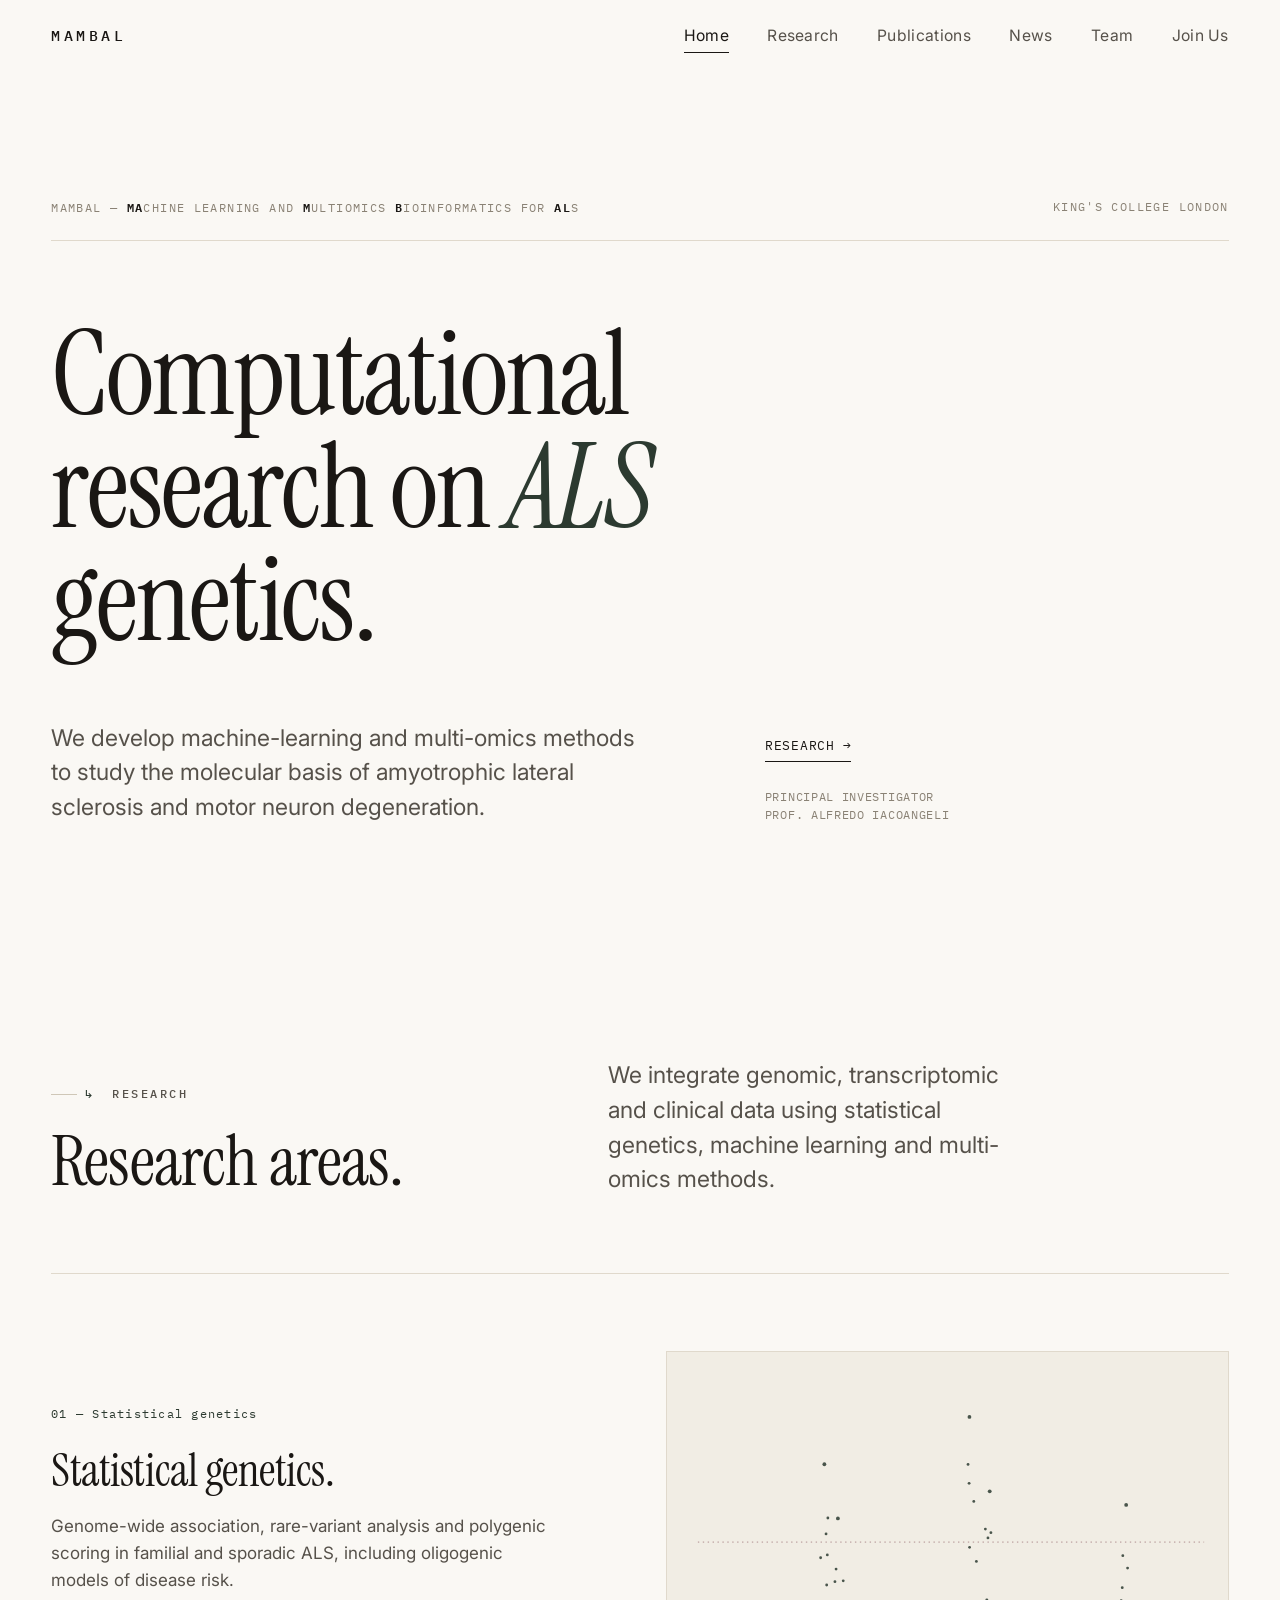
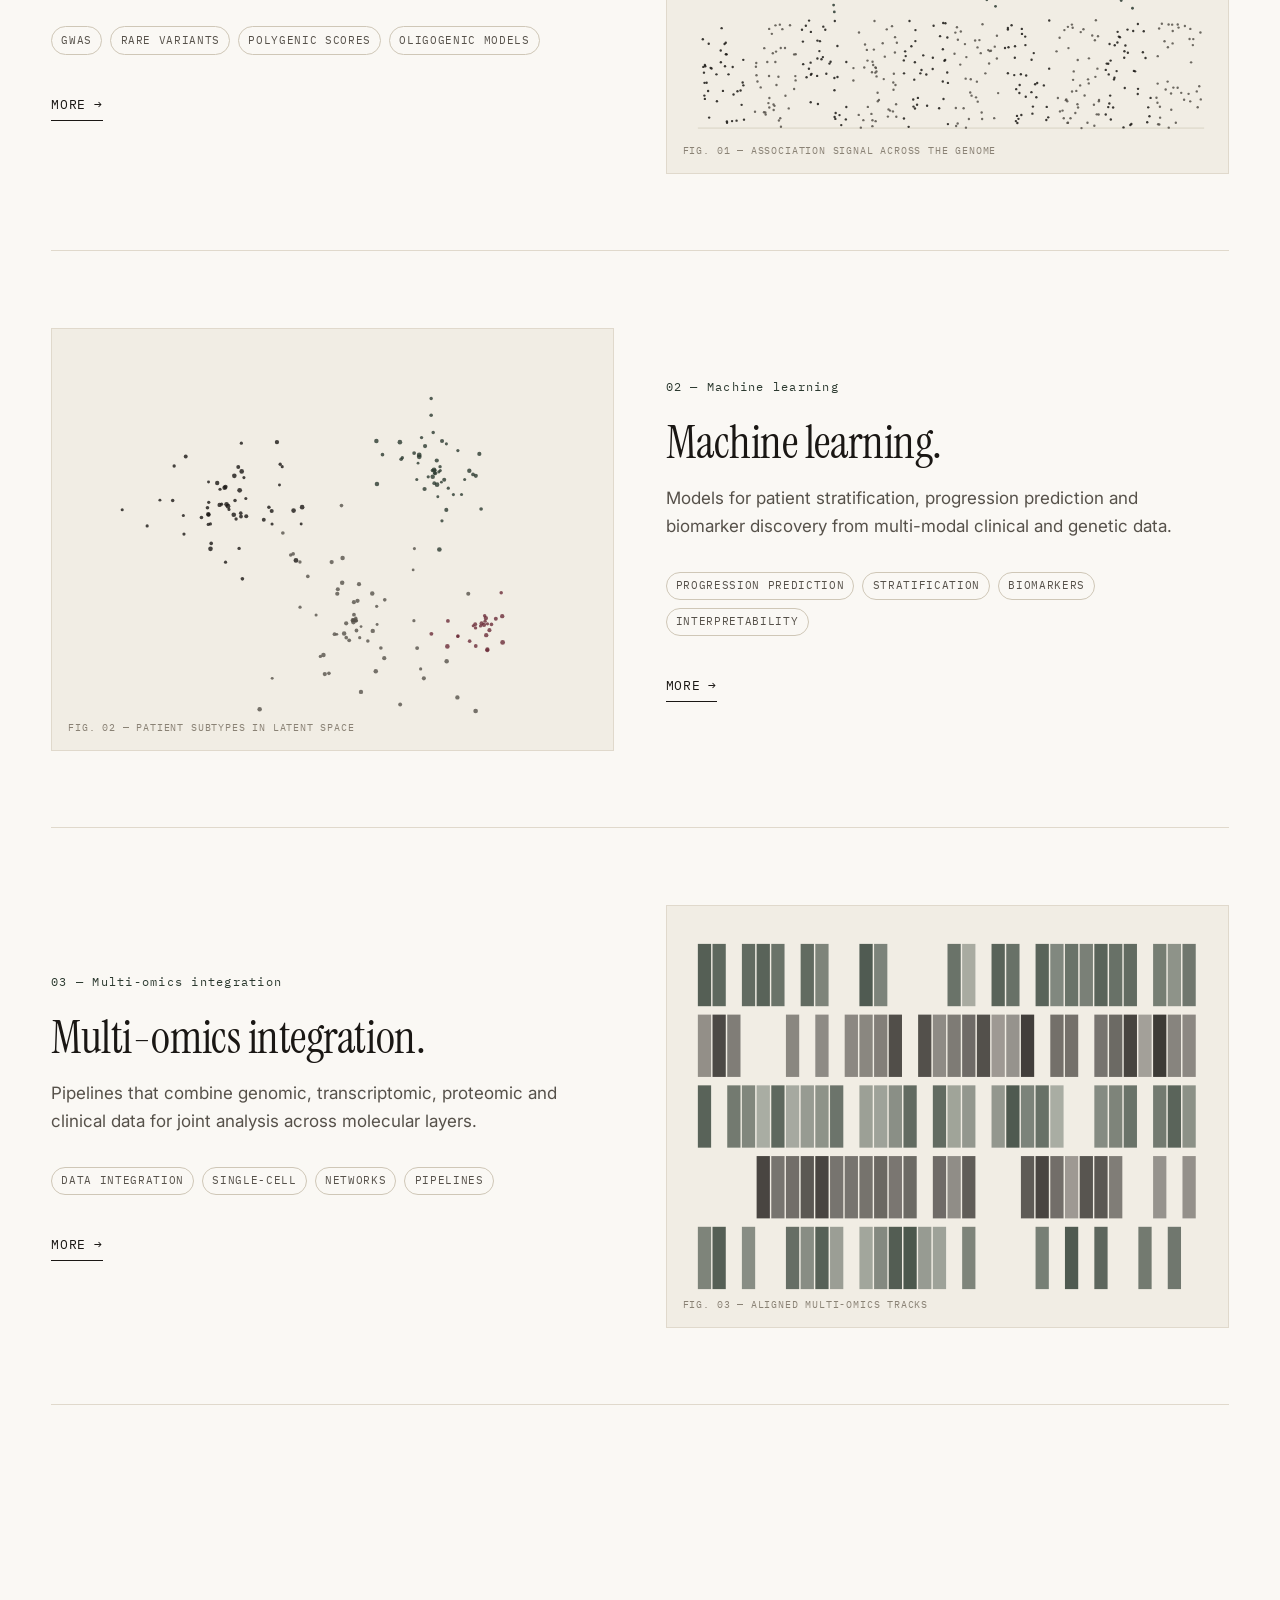
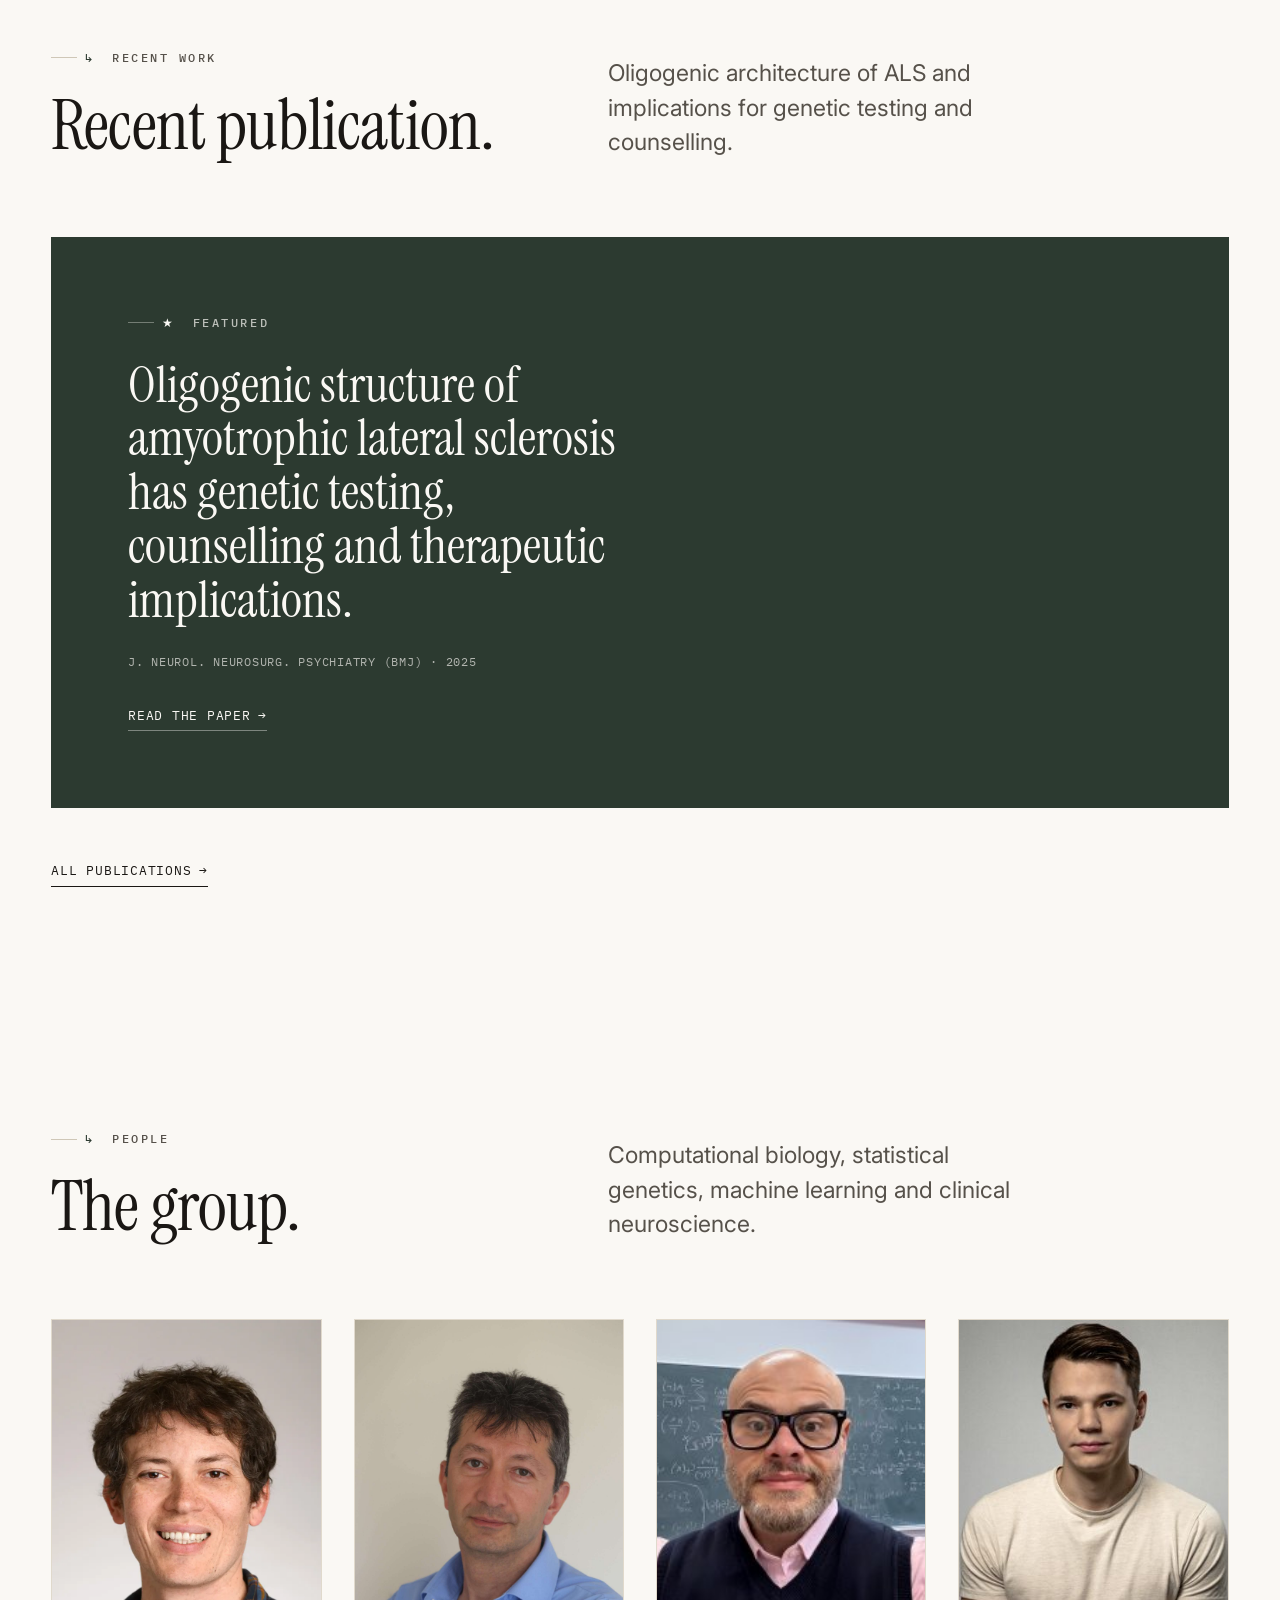
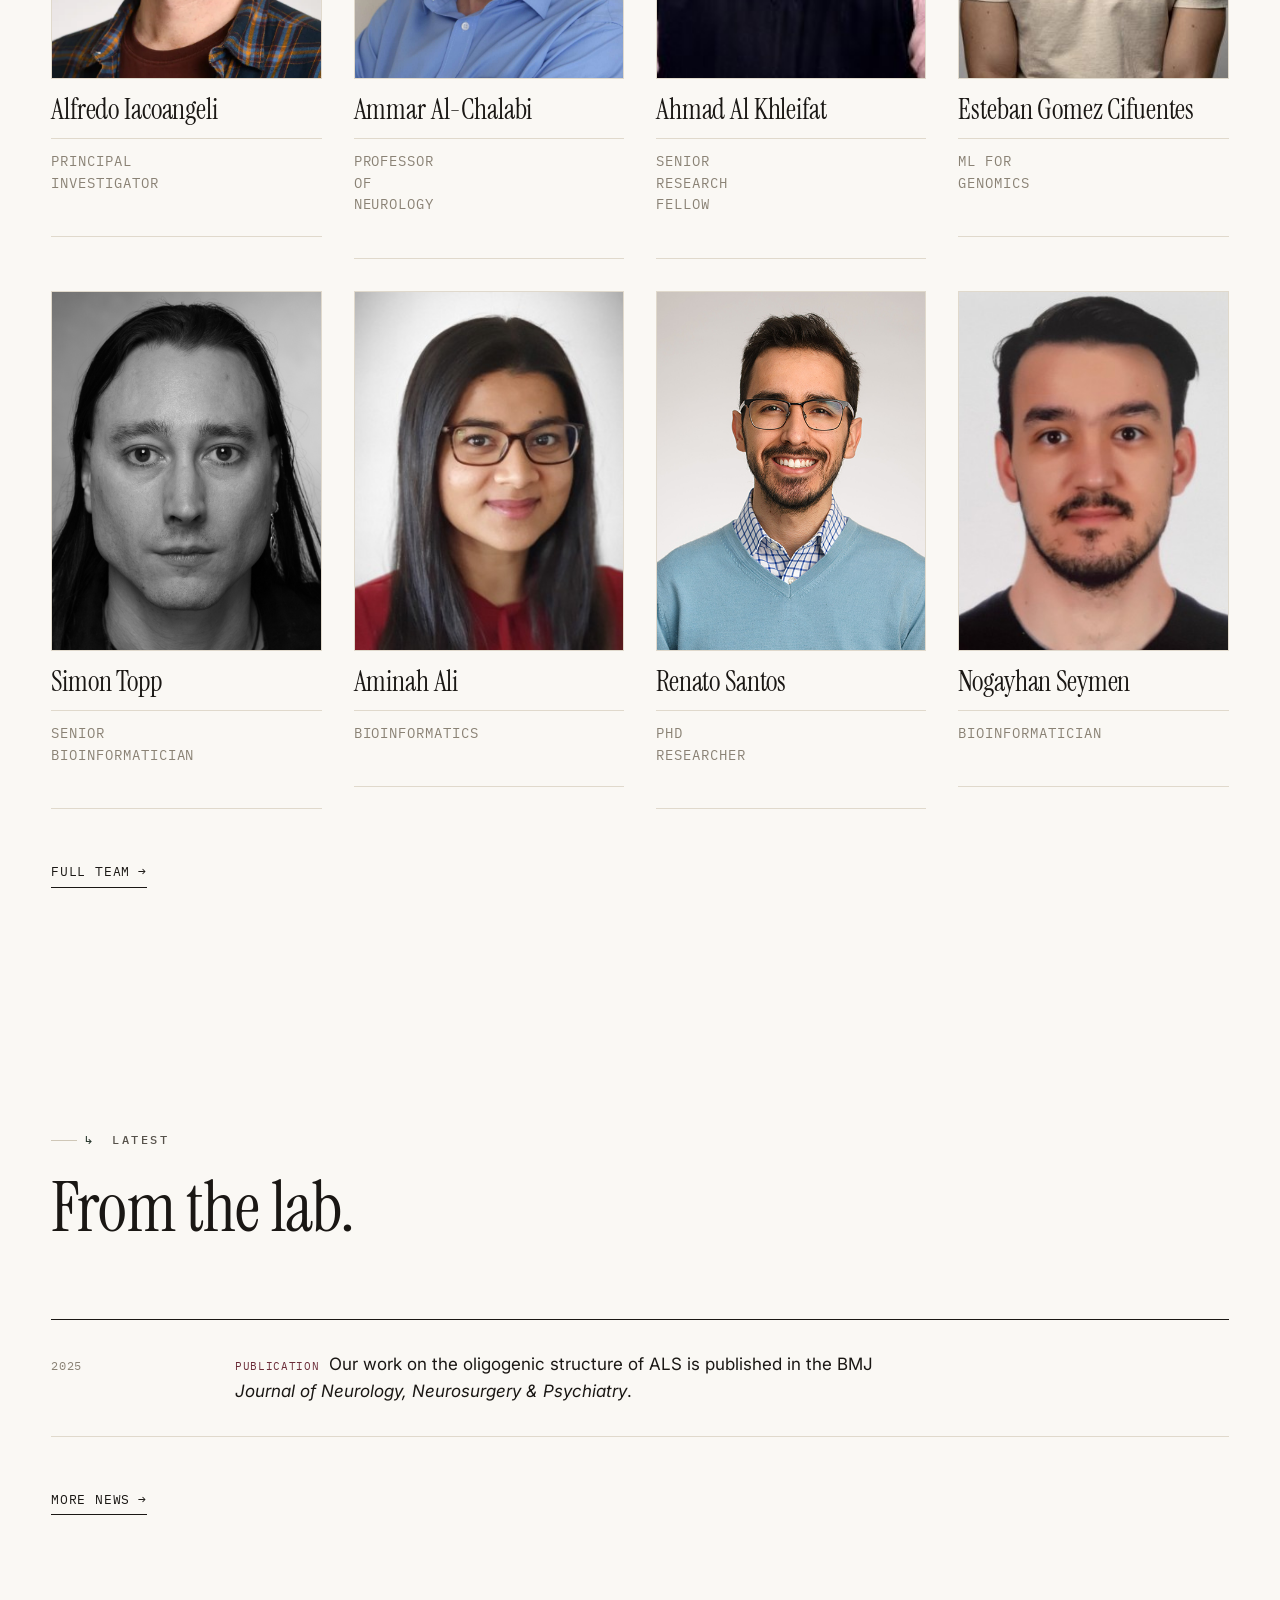
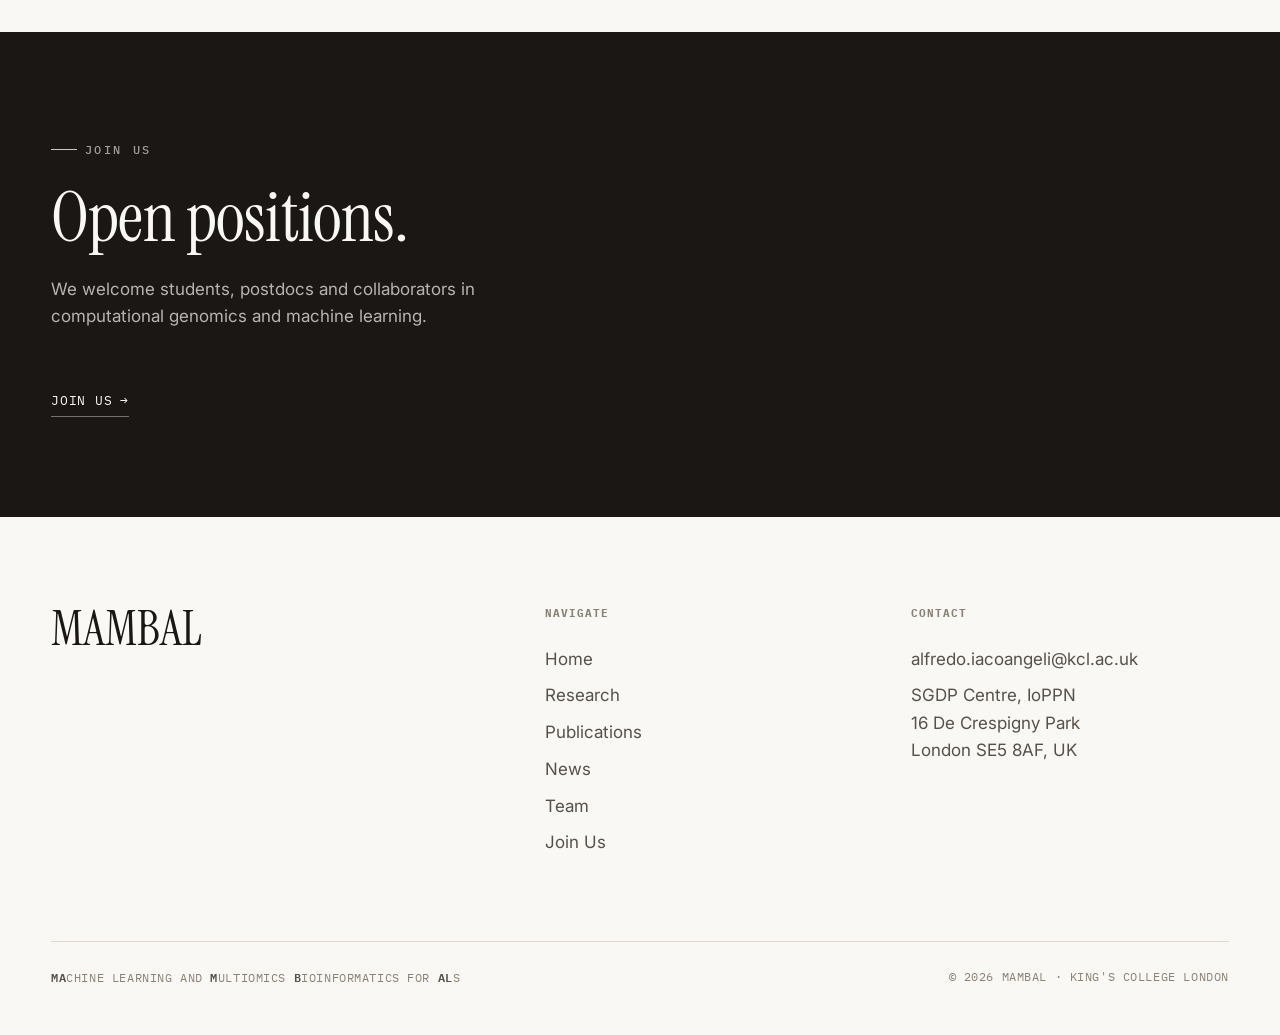
<file: index.html>
<!DOCTYPE html>
<html lang="en">
<head>
<meta charset="UTF-8">
<meta name="viewport" content="width=device-width, initial-scale=1.0">
<title>MAMBAL — Computational research on motor neuron disease</title>
<meta name="description" content="MAMBAL is a research group at King's College London building machine-learning and multi-omics methods to map the molecular basis of ALS.">
<script>document.documentElement.classList.add("js")</script>
<link rel="preconnect" href="https://fonts.googleapis.com">
<link rel="preconnect" href="https://fonts.gstatic.com" crossorigin>
<link href="https://fonts.googleapis.com/css2?family=IBM+Plex+Mono:wght@400;500&family=Inter:wght@400;500;600&family=Instrument+Serif:ital@0;1&display=swap" rel="stylesheet">
<link rel="stylesheet" href="css/styles.css">
</head>
<body>

<header class="site-header">
  <div class="wrap nav-inner">
    <a class="wordmark" href="index.html">MAMBAL</a>
    <nav class="nav-links" aria-label="Primary">
      <a href="index.html" aria-current="page">Home</a>
      <a href="research.html">Research</a>
      <a href="publications.html">Publications</a>
      <a href="news.html">News</a>
      <a href="team.html">Team</a>
      <a href="join.html">Join Us</a>
    </nav>
    <button class="nav-toggle" aria-label="Open menu" aria-expanded="false"><span></span><span></span></button>
  </div>
</header>

<div class="mobile-menu" id="mobileMenu">
  <a href="index.html"><span class="mi">01</span>Home</a>
  <a href="research.html"><span class="mi">02</span>Research</a>
  <a href="publications.html"><span class="mi">03</span>Publications</a>
  <a href="news.html"><span class="mi">04</span>News</a>
  <a href="team.html"><span class="mi">05</span>Team</a>
  <a href="join.html"><span class="mi">06</span>Join Us</a>
</div>

<main>
  <!-- ================= HERO ================= -->
  <section class="hero wrap">
    <div class="hero-meta reveal">
      <span>MAMBAL — <span class="acronym-expansion"><strong>MA</strong>chine Learning And <strong>M</strong>ultiomics <strong>B</strong>ioinformatics for <strong>AL</strong>S</span></span>
      <span>King's College London</span>
    </div>
    <h1 class="reveal" data-d="1">Computational research on <em>ALS</em> genetics.</h1>
    <div class="hero-foot">
      <p class="lede reveal" data-d="2">We develop machine-learning and multi-omics methods to study the molecular basis of amyotrophic lateral sclerosis and motor neuron degeneration.</p>
      <div class="reveal" data-d="3">
        <a class="link" href="research.html">Research <span class="arrow">→</span></a>
        <p style="font-family:var(--mono);font-size:0.72rem;letter-spacing:0.06em;text-transform:uppercase;color:var(--ink-faint);margin-top:1.6rem;">Principal Investigator<br>Prof. Alfredo Iacoangeli</p>
      </div>
    </div>
  </section>

  <!-- ================= RESEARCH THEMES ================= -->
  <section class="wrap" id="research" aria-labelledby="research-h">
    <div class="section-head">
      <div class="reveal">
        <span class="eyebrow"><span class="idx">↳</span>&nbsp;Research</span>
        <h2 id="research-h" style="margin-top:1.4rem;">Research areas.</h2>
      </div>
      <p class="lede reveal" data-d="1">We integrate genomic, transcriptomic and clinical data using statistical genetics, machine learning and multi-omics methods.</p>
    </div>

    <article class="theme reveal">
      <div class="theme-text">
        <span class="theme-num">01 — Statistical genetics</span>
        <h3>Statistical genetics.</h3>
        <p>Genome-wide association, rare-variant analysis and polygenic scoring in familial and sporadic ALS, including oligogenic models of disease risk.</p>
        <div class="theme-tags"><span>GWAS</span><span>Rare variants</span><span>Polygenic scores</span><span>Oligogenic models</span></div>
        <a class="link" href="research.html">More <span class="arrow">→</span></a>
      </div>
      <figure class="theme-figure">
        <img src="img/fig-manhattan.svg" alt="Manhattan plot showing genome-wide association peaks">
        <figcaption class="fig-cap">Fig. 01 — Association signal across the genome</figcaption>
      </figure>
    </article>

    <article class="theme flip reveal">
      <div class="theme-text">
        <span class="theme-num">02 — Machine learning</span>
        <h3>Machine learning.</h3>
        <p>Models for patient stratification, progression prediction and biomarker discovery from multi-modal clinical and genetic data.</p>
        <div class="theme-tags"><span>Progression prediction</span><span>Stratification</span><span>Biomarkers</span><span>Interpretability</span></div>
        <a class="link" href="research.html">More <span class="arrow">→</span></a>
      </div>
      <figure class="theme-figure">
        <img src="img/fig-embedding.svg" alt="Two-dimensional embedding showing patient subtype clusters">
        <figcaption class="fig-cap">Fig. 02 — Patient subtypes in latent space</figcaption>
      </figure>
    </article>

    <article class="theme reveal">
      <div class="theme-text">
        <span class="theme-num">03 — Multi-omics integration</span>
        <h3>Multi-omics integration.</h3>
        <p>Pipelines that combine genomic, transcriptomic, proteomic and clinical data for joint analysis across molecular layers.</p>
        <div class="theme-tags"><span>Data integration</span><span>Single-cell</span><span>Networks</span><span>Pipelines</span></div>
        <a class="link" href="research.html">More <span class="arrow">→</span></a>
      </div>
      <figure class="theme-figure">
        <img src="img/fig-omics.svg" alt="Stacked tracks representing integrated multi-omics layers">
        <figcaption class="fig-cap">Fig. 03 — Aligned multi-omics tracks</figcaption>
      </figure>
    </article>
  </section>

  <!-- ================= FEATURED PUBLICATION ================= -->
  <section class="wrap" aria-labelledby="pub-h">
    <div class="section-head">
      <div class="reveal">
        <span class="eyebrow"><span class="idx">↳</span>&nbsp;Recent work</span>
        <h2 id="pub-h" style="margin-top:1.4rem;">Recent publication.</h2>
      </div>
      <p class="lede reveal" data-d="1">Oligogenic architecture of ALS and implications for genetic testing and counselling.</p>
    </div>

    <a class="featured reveal" href="https://jnnp.bmj.com/content/96/10/928.abstract">
      <span class="eyebrow"><span class="idx">★</span>&nbsp;Featured</span>
      <h3>Oligogenic structure of amyotrophic lateral sclerosis has genetic testing, counselling and therapeutic implications.</h3>
      <span class="meta">J. Neurol. Neurosurg. Psychiatry (BMJ) · 2025</span>
      <span class="link on-dark" style="justify-self:start;margin-top:0.5rem;">Read the paper <span class="arrow">→</span></span>
    </a>

    <div style="margin-top:clamp(2rem,4vw,3rem);" class="reveal">
      <a class="link" href="publications.html">All publications <span class="arrow">→</span></a>
    </div>
  </section>

  <!-- ================= PEOPLE ================= -->
  <section class="wrap" id="people" aria-labelledby="people-h">
    <div class="section-head">
      <div class="reveal">
        <span class="eyebrow"><span class="idx">↳</span>&nbsp;People</span>
        <h2 id="people-h" style="margin-top:1.4rem;">The group.</h2>
      </div>
      <p class="lede reveal" data-d="1">Computational biology, statistical genetics, machine learning and clinical neuroscience.</p>
    </div>

    <div class="people-grid">
      <div class="person reveal"><div class="portrait" style="--accent:var(--forest)"><img src="img/alfredo.webp" alt="Alfredo Iacoangeli"></div><h4>Alfredo Iacoangeli</h4><p class="role">Principal Investigator</p></div>
      <div class="person reveal" data-d="1"><div class="portrait" style="--accent:var(--burgundy)"><img src="img/ammar.jpg" alt="Ammar Al-Chalabi"></div><h4>Ammar Al-Chalabi</h4><p class="role">Professor of Neurology</p></div>
      <div class="person reveal" data-d="2"><div class="portrait" style="--accent:var(--ink)"><img src="img/aak.jpeg" alt="Ahmad Al Khleifat"></div><h4>Ahmad Al Khleifat</h4><p class="role">Senior Research Fellow</p></div>
      <div class="person reveal" data-d="3"><div class="portrait" style="--accent:var(--forest)"><img src="img/Esteban.png" alt="Esteban Gomez Cifuentes"></div><h4>Esteban Gomez Cifuentes</h4><p class="role">ML for Genomics</p></div>
      <div class="person reveal"><div class="portrait" style="--accent:var(--ink)"><img src="img/simon.jpeg" alt="Simon Topp"></div><h4>Simon Topp</h4><p class="role">Senior Bioinformatician</p></div>
      <div class="person reveal" data-d="1"><div class="portrait" style="--accent:var(--burgundy)"><img src="img/aminah.jpeg" alt="Aminah Ali"></div><h4>Aminah Ali</h4><p class="role">Bioinformatics</p></div>
      <div class="person reveal" data-d="2"><div class="portrait" style="--accent:var(--forest)"><img src="img/renato.jpeg" alt="Renato Santos"></div><h4>Renato Santos</h4><p class="role">PhD Researcher</p></div>
      <div class="person reveal" data-d="3"><div class="portrait" style="--accent:var(--ink)"><img src="img/nogayhan.jpeg" alt="Nogayhan Seymen"></div><h4>Nogayhan Seymen</h4><p class="role">Bioinformatician</p></div>
    </div>
    <div style="margin-top:clamp(2.2rem,4vw,3rem);" class="reveal">
      <a class="link" href="team.html">Full team <span class="arrow">→</span></a>
    </div>
  </section>

  <!-- ================= LATEST / NOTES ================= -->
  <section class="wrap" aria-labelledby="notes-h">
    <div class="section-head">
      <div class="reveal">
        <span class="eyebrow"><span class="idx">↳</span>&nbsp;Latest</span>
        <h2 id="notes-h" style="margin-top:1.4rem;">From the lab.</h2>
      </div>
    </div>
    <div class="notes reveal">
      <div class="note"><span class="when">2025</span><p><span class="tag">Publication</span>Our work on the oligogenic structure of ALS is published in the BMJ <em>Journal of Neurology, Neurosurgery &amp; Psychiatry</em>.</p></div>
    </div>
    <div style="margin-top:clamp(2rem,4vw,3rem);" class="reveal">
      <a class="link" href="news.html">More news <span class="arrow">→</span></a>
    </div>
  </section>
</main>

<!-- ================= RECRUITMENT BAND ================= -->
<section class="band">
  <div class="wrap">
    <span class="eyebrow" style="color:rgba(250,248,244,0.6)">Join us</span>
    <h2 class="reveal" style="margin-top:1.4rem;">Open positions.</h2>
    <p class="reveal" data-d="1">We welcome students, postdocs and collaborators in computational genomics and machine learning.</p>
    <div class="band-foot reveal" data-d="2"><a class="link on-dark" href="join.html">Join us <span class="arrow">→</span></a></div>
  </div>
</section>

<!-- ================= FOOTER ================= -->
<footer class="site-footer">
  <div class="wrap">
    <div class="footer-top">
      <div class="footer-mark">MAMBAL</div>
      <div class="footer-col">
        <h5>Navigate</h5>
        <a href="index.html">Home</a>
        <a href="research.html">Research</a>
        <a href="publications.html">Publications</a>
        <a href="news.html">News</a>
        <a href="team.html">Team</a>
        <a href="join.html">Join Us</a>
      </div>
      <div class="footer-col">
        <h5>Contact</h5>
        <a href="mailto:alfredo.iacoangeli@kcl.ac.uk">alfredo.iacoangeli@kcl.ac.uk</a>
        <p>SGDP Centre, IoPPN<br>16 De Crespigny Park<br>London SE5 8AF, UK</p>
      </div>
    </div>
    <div class="footer-bottom">
      <span class="acronym-expansion"><strong>MA</strong>chine Learning And <strong>M</strong>ultiomics <strong>B</strong>ioinformatics for <strong>AL</strong>S</span>
      <span>© 2026 MAMBAL · King's College London</span>
    </div>
  </div>
</footer>

<script src="js/theme.js"></script>
</body>
</html>
</file>
<file: css/styles.css>
/* ============================================================
   MAMBAL — editorial research identity
   "The Issue": journal/lookbook hybrid
   ============================================================ */

/* ---------- Tokens ---------- */
:root {
  --paper:      #FAF8F4;
  --paper-2:    #F1EDE4;
  --paper-3:    #EBE6DB;
  --ink:        #1A1714;
  --ink-soft:   #56514A;
  --ink-faint:  #8A8275;
  --line:       #E0D9CC;
  --line-strong:#CFC7B7;
  --forest:     #2C3A30;
  --forest-deep:#1E2A22;
  --burgundy:   #6B2C38;

  --serif: "Instrument Serif", Georgia, "Times New Roman", serif;
  --sans:  "Inter", system-ui, -apple-system, sans-serif;
  --mono:  "IBM Plex Mono", ui-monospace, "SFMono-Regular", monospace;

  --wrap: 1340px;
  --gutter: clamp(1.25rem, 4vw, 4rem);
  --section-y: clamp(5rem, 13vh, 11rem);

  --ease: cubic-bezier(0.22, 1, 0.36, 1);
}

/* ---------- Reset ---------- */
*, *::before, *::after { box-sizing: border-box; }
* { margin: 0; }
html { -webkit-text-size-adjust: 100%; scroll-behavior: smooth; }
@media (prefers-reduced-motion: reduce) {
  html { scroll-behavior: auto; }
  *, *::before, *::after { animation-duration: 0.001ms !important; transition-duration: 0.001ms !important; }
}

body {
  font-family: var(--sans);
  background: var(--paper);
  color: var(--ink);
  font-size: 1.0625rem;
  line-height: 1.6;
  font-feature-settings: "kern" 1, "liga" 1, "calt" 1;
  -webkit-font-smoothing: antialiased;
  text-rendering: optimizeLegibility;
  overflow-x: hidden;
}

img, svg { display: block; max-width: 100%; }
a { color: inherit; text-decoration: none; }
ul { list-style: none; padding: 0; }
button { font: inherit; cursor: pointer; }

::selection { background: var(--forest); color: var(--paper); }

/* ---------- Layout helpers ---------- */
.wrap { max-width: var(--wrap); margin-inline: auto; padding-inline: var(--gutter); }
.grid { display: grid; grid-template-columns: repeat(12, 1fr); gap: var(--gutter); }

/* ---------- Typography utilities ---------- */
.eyebrow {
  font-family: var(--mono);
  font-size: 0.72rem;
  font-weight: 500;
  letter-spacing: 0.22em;
  text-transform: uppercase;
  color: var(--ink-soft);
  display: inline-flex;
  align-items: center;
  gap: 0.7em;
}
.eyebrow .idx { color: var(--forest); }
.eyebrow::before {
  content: "";
  width: 1.6rem; height: 1px;
  background: var(--line-strong);
  display: inline-block;
}
.eyebrow.no-rule::before { display: none; }

.display {
  font-family: var(--serif);
  font-weight: 400;
  line-height: 0.98;
  letter-spacing: -0.012em;
}
.display em { font-style: italic; }

h1, h2, h3, h4 { font-weight: 400; }

.lede {
  font-size: clamp(1.15rem, 1.8vw, 1.5rem);
  line-height: 1.5;
  color: var(--ink-soft);
  max-width: 30ch;
}

.measure { max-width: 64ch; }

/* ---------- Links ---------- */
.link {
  font-family: var(--mono);
  font-size: 0.8rem;
  letter-spacing: 0.06em;
  text-transform: uppercase;
  display: inline-flex;
  align-items: center;
  gap: 0.6em;
  padding-bottom: 0.35em;
  border-bottom: 1px solid var(--ink);
  transition: gap 0.4s var(--ease), color 0.3s var(--ease), border-color 0.3s var(--ease);
}
.link .arrow { transition: transform 0.4s var(--ease); }
.link:hover { color: var(--forest); border-color: var(--forest); }
.link:hover .arrow { transform: translateX(0.35rem); }
.link.on-dark { border-color: rgba(250,248,244,0.4); color: var(--paper); }
.link.on-dark:hover { color: #fff; border-color: var(--paper); }

a:focus-visible, button:focus-visible {
  outline: 2px solid var(--forest);
  outline-offset: 4px;
  border-radius: 1px;
}

/* ============================================================
   Header / nav
   ============================================================ */
.site-header {
  position: fixed; inset: 0 0 auto 0;
  z-index: 100;
  transition: background 0.4s var(--ease), border-color 0.4s var(--ease);
  border-bottom: 1px solid transparent;
}
.site-header.scrolled {
  background: color-mix(in srgb, var(--paper) 86%, transparent);
  -webkit-backdrop-filter: blur(10px);
  backdrop-filter: blur(10px);
  border-bottom-color: var(--line);
}
.nav-inner {
  display: flex; align-items: center; justify-content: space-between;
  height: clamp(64px, 8vh, 84px);
}
.wordmark {
  font-family: var(--mono);
  font-weight: 500;
  letter-spacing: 0.24em;
  font-size: 0.92rem;
  text-transform: uppercase;
}
.nav-links { display: flex; gap: clamp(1.4rem, 3vw, 2.8rem); }
.nav-links a {
  font-size: 0.98rem;
  letter-spacing: 0.02em;
  color: var(--ink-soft);
  position: relative;
  padding: 0.4rem 0;
  transition: color 0.3s var(--ease);
}
.nav-links a::after {
  content: ""; position: absolute; left: 0; bottom: 0.1rem;
  width: 100%; height: 1px; background: var(--ink);
  transform: scaleX(0); transform-origin: left;
  transition: transform 0.4s var(--ease);
}
.nav-links a:hover { color: var(--ink); }
.nav-links a:hover::after,
.nav-links a[aria-current="page"]::after { transform: scaleX(1); }
.nav-links a[aria-current="page"] { color: var(--ink); }

.nav-toggle {
  display: none;
  background: none; border: none;
  width: 32px; height: 32px;
  flex-direction: column; justify-content: center; gap: 6px;
}
.nav-toggle span { width: 24px; height: 1.5px; background: var(--ink); transition: transform 0.4s var(--ease), opacity 0.3s; }

/* mobile menu */
.mobile-menu {
  position: fixed; inset: 0; z-index: 90;
  background: var(--paper);
  display: flex; flex-direction: column; justify-content: center;
  padding: var(--gutter);
  transform: translateY(-100%);
  transition: transform 0.6s var(--ease);
  visibility: hidden;
}
.mobile-menu.open { transform: translateY(0); visibility: visible; }
.mobile-menu a {
  font-family: var(--serif);
  font-size: clamp(2.4rem, 11vw, 3.5rem);
  line-height: 1.2;
  border-bottom: 1px solid var(--line);
  padding: 0.5rem 0;
}
.mobile-menu a .mi { font-family: var(--mono); font-size: 0.7rem; color: var(--forest); margin-right: 1rem; vertical-align: super; }

/* ============================================================
   Hero
   ============================================================ */
.hero { padding-top: clamp(8rem, 22vh, 14rem); padding-bottom: var(--section-y); }
.hero-meta {
  display: flex; justify-content: space-between; flex-wrap: wrap; gap: 1rem;
  font-family: var(--mono); font-size: 0.72rem; letter-spacing: 0.12em;
  color: var(--ink-faint); text-transform: uppercase;
  border-bottom: 1px solid var(--line);
  padding-bottom: 1.4rem; margin-bottom: clamp(2.5rem, 6vw, 5rem);
}
.acronym-expansion strong {
  font-weight: 600;
  color: var(--ink);
}
.hero h1 {
  font-family: var(--serif);
  font-size: clamp(3rem, 9.2vw, 8.6rem);
  line-height: 0.96;
  letter-spacing: -0.018em;
  max-width: 16ch;
}
.hero h1 em { font-style: italic; color: var(--forest); }
.hero-foot {
  display: grid; grid-template-columns: 1fr; gap: 2.2rem;
  margin-top: clamp(2.5rem, 5vw, 4rem);
  align-items: end;
}
@media (min-width: 860px) {
  .hero-foot { grid-template-columns: 1.4fr 1fr; gap: 4rem; }
}
.hero-foot .lede { max-width: 42ch; }

/* ============================================================
   Section scaffolding
   ============================================================ */
section { padding-block: var(--section-y); }
.section-head {
  display: grid; gap: 1.4rem;
  grid-template-columns: 1fr;
  margin-bottom: clamp(2.5rem, 6vw, 5rem);
}
@media (min-width: 860px) {
  .section-head { grid-template-columns: minmax(0, 0.9fr) minmax(0, 1.1fr); gap: 3rem; align-items: end; }
}
.section-head h2 {
  font-family: var(--serif);
  font-size: clamp(2.2rem, 5.5vw, 4.6rem);
  line-height: 1.0;
  letter-spacing: -0.012em;
}
.section-head h2 em { font-style: italic; }
.section-head .lede { justify-self: start; }
.rule { height: 1px; background: var(--line); border: 0; }

/* ============================================================
   Research themes — editorial feature blocks
   ============================================================ */
.theme {
  display: grid; gap: clamp(1.5rem, 4vw, 3.5rem);
  grid-template-columns: 1fr;
  padding-block: clamp(2.5rem, 6vw, 5rem);
  border-top: 1px solid var(--line);
  align-items: center;
}
@media (min-width: 900px) {
  .theme { grid-template-columns: 1fr 1fr; }
  .theme.flip .theme-figure { order: -1; }
}
.theme:last-child { border-bottom: 1px solid var(--line); }
.theme-num {
  font-family: var(--mono); font-size: 0.78rem; letter-spacing: 0.1em;
  color: var(--forest); margin-bottom: 1.4rem; display: block;
}
.theme h3 {
  font-family: var(--serif);
  font-size: clamp(1.9rem, 3.6vw, 3.2rem);
  line-height: 1.02; letter-spacing: -0.01em;
  margin-bottom: 1.2rem;
}
.theme p { color: var(--ink-soft); max-width: 46ch; margin-bottom: 2rem; }
.theme-tags {
  display: flex; flex-wrap: wrap; gap: 0.5rem 0.5rem; margin-bottom: 2.2rem;
}
.theme-tags span {
  font-family: var(--mono); font-size: 0.68rem; letter-spacing: 0.06em;
  text-transform: uppercase; color: var(--ink-soft);
  border: 1px solid var(--line-strong); border-radius: 100px;
  padding: 0.4em 0.85em;
}
.theme-figure {
  aspect-ratio: 4 / 3;
  background: var(--paper-2);
  border: 1px solid var(--line);
  overflow: hidden;
  position: relative;
}
.theme-figure svg { width: 100%; height: 100%; }
.fig-cap {
  position: absolute; left: 1rem; bottom: 0.85rem;
  font-family: var(--mono); font-size: 0.64rem; letter-spacing: 0.08em;
  text-transform: uppercase; color: var(--ink-faint);
}

/* ============================================================
   Publications — archive list (NYT style)
   ============================================================ */
.pub-list { border-top: 1px solid var(--ink); }
.pub-row {
  display: grid; grid-template-columns: 1fr; gap: 0.6rem 2rem;
  padding-block: clamp(1.5rem, 3vw, 2.4rem);
  border-bottom: 1px solid var(--line);
  position: relative;
  transition: padding-left 0.45s var(--ease);
}
@media (min-width: 760px) {
  .pub-row { grid-template-columns: 6rem 1fr auto; align-items: baseline; gap: 0 2.5rem; }
}
.pub-row:hover { padding-left: 1.1rem; }
.pub-row .pub-year { font-family: var(--mono); font-size: 0.8rem; color: var(--ink-faint); padding-top: 0.4rem; }
.pub-row .pub-body h4 {
  font-family: var(--serif); font-size: clamp(1.4rem, 2.4vw, 1.95rem);
  line-height: 1.12; letter-spacing: -0.005em; margin-bottom: 0.55rem;
  transition: color 0.3s var(--ease);
}
.pub-row:hover .pub-body h4 { color: var(--forest); }
.pub-row .pub-by { font-size: 0.9rem; color: var(--ink-soft); }
.pub-row .pub-by .journal { font-style: italic; }
.pub-row .pub-go {
  font-family: var(--mono); font-size: 0.72rem; letter-spacing: 0.08em;
  text-transform: uppercase; color: var(--ink-faint);
  white-space: nowrap; align-self: center;
  opacity: 0; transition: opacity 0.4s var(--ease), color 0.3s;
}
.pub-row:hover .pub-go { opacity: 1; color: var(--forest); }
@media (max-width: 759px){ .pub-row .pub-go { opacity: 1; } }

/* Featured publication block */
.featured {
  background: var(--forest);
  color: var(--paper);
  padding: clamp(2.5rem, 6vw, 5rem);
  display: grid; gap: 1.6rem;
}
.featured .eyebrow { color: rgba(250,248,244,0.7); }
.featured .eyebrow::before { background: rgba(250,248,244,0.35); }
.featured .eyebrow .idx { color: var(--paper); }
.featured h3 {
  font-family: var(--serif);
  font-size: clamp(1.9rem, 4vw, 3.4rem);
  line-height: 1.05; max-width: 22ch;
}
.featured .meta { font-family: var(--mono); font-size: 0.78rem; letter-spacing: 0.06em; color: rgba(250,248,244,0.65); text-transform: uppercase; }

/* ============================================================
   People
   ============================================================ */
.people-grid {
  display: grid; gap: clamp(1.2rem, 2.5vw, 2rem);
  grid-template-columns: repeat(2, 1fr);
  align-items: stretch;
}
@media (min-width: 720px) { .people-grid { grid-template-columns: repeat(4, 1fr); } }
.person { display: flex; flex-direction: column; height: 100%; }
.person-btn {
  appearance: none;
  background: none;
  border: none;
  padding: 0;
  margin: 0;
  text-align: left;
  color: inherit;
  cursor: pointer;
  width: 100%;
  font: inherit;
}
.person-btn:focus-visible { outline: 2px solid var(--forest); outline-offset: 4px; border-radius: 1px; }
.person-body {
  display: flex;
  flex-direction: column;
  flex: 1;
}
.person-body h4 { flex: 1; }
.portrait {
  aspect-ratio: 3 / 4;
  position: relative; overflow: hidden;
  background: var(--paper-2);
  border: 1px solid var(--line);
  margin-bottom: 1rem;
  display: grid; place-items: center;
  transition: transform 0.6s var(--ease);
}
.portrait img {
  position: absolute; inset: 0;
  width: 100%; height: 100%;
  object-fit: cover; object-position: center top;
  transition: transform 0.6s var(--ease);
}
.person:hover .portrait img { transform: scale(1.04); }
.person:hover .portrait { transform: translateY(-4px); }
.portrait .initials {
  font-family: var(--serif); font-size: clamp(2.5rem, 6vw, 4rem);
  color: var(--ink); opacity: 0.82; line-height: 1;
  transition: transform 0.6s var(--ease), opacity 0.4s;
}
.person:hover .portrait .initials { transform: scale(1.06); opacity: 1; }
.portrait::after {
  content: ""; position: absolute; inset: 0;
  background: var(--accent, var(--forest));
  opacity: 0; mix-blend-mode: multiply;
  transition: opacity 0.5s var(--ease);
}
.person:hover .portrait::after { opacity: 0.10; }
.person h4 { font-family: var(--serif); font-size: 1.75rem; line-height: 1.1; letter-spacing: -0.005em; }
.person .role {
  font-family: var(--mono); font-size: 0.85rem; letter-spacing: 0.07em; text-transform: uppercase; color: var(--ink-faint);
  margin-top: 0.75rem; padding-top: 0.75rem; border-top: 1px solid var(--line);
}
.person-btn .portrait { width: 100%; }
.person-profile-link { cursor: pointer; }

/* PI feature row */
.pi {
  display: grid; grid-template-columns: 1fr; gap: clamp(1.5rem, 4vw, 3.5rem);
  align-items: center;
}
@media (min-width: 820px) { .pi { grid-template-columns: 0.7fr 1.3fr; } }
.pi .portrait { aspect-ratio: 4/5; margin: 0; max-width: 360px; }
.pi .portrait.person-btn { padding: 0; cursor: pointer; }
.pi h2 { font-family: var(--serif); font-size: clamp(2.4rem, 5vw, 4rem); line-height: 1.0; letter-spacing: -0.012em; }
.pi .role { font-family: var(--mono); font-size: 0.78rem; letter-spacing: 0.07em; text-transform: uppercase; color: var(--forest); margin: 1.1rem 0 1.4rem; border-top: 0; padding-top: 0; }
.pi p.bio { color: var(--ink-soft); max-width: 52ch; }

/* ============================================================
   Notes / latest work
   ============================================================ */
.notes { border-top: 1px solid var(--ink); }
.note {
  display: grid; grid-template-columns: 1fr; gap: 0.4rem 2.5rem;
  padding-block: clamp(1.3rem, 2.5vw, 1.9rem);
  border-bottom: 1px solid var(--line);
}
@media (min-width: 720px) { .note { grid-template-columns: 9rem 1fr; align-items: baseline; } }
.note .when { font-family: var(--mono); font-size: 0.74rem; letter-spacing: 0.06em; text-transform: uppercase; color: var(--ink-faint); }
.note p { color: var(--ink); max-width: 60ch; }
.note p .tag { font-family: var(--mono); font-size: 0.68rem; text-transform: uppercase; letter-spacing: 0.06em; color: var(--burgundy); margin-right: 0.6rem; }

/* ============================================================
   Full-bleed statement / quote
   ============================================================ */
.statement { padding-block: clamp(5rem, 14vh, 12rem); }
.statement blockquote {
  font-family: var(--serif);
  font-size: clamp(2rem, 5.2vw, 4.4rem);
  line-height: 1.08; letter-spacing: -0.012em;
  max-width: 20ch;
}
.statement blockquote em { font-style: italic; color: var(--forest); }
.statement .src { font-family: var(--mono); font-size: 0.76rem; letter-spacing: 0.08em; text-transform: uppercase; color: var(--ink-faint); margin-top: 2rem; }

/* ============================================================
   CTA / recruitment band
   ============================================================ */
.band {
  background: var(--ink);
  color: var(--paper);
  padding-block: clamp(4rem, 11vh, 8rem);
}
.band h2 { font-family: var(--serif); font-size: clamp(2.2rem, 5.5vw, 4.6rem); line-height: 1.0; letter-spacing: -0.012em; max-width: 16ch; }
.band p { color: rgba(250,248,244,0.7); max-width: 44ch; margin-top: 1.5rem; }
.band .band-foot { margin-top: clamp(2.5rem, 5vw, 3.5rem); }

/* ============================================================
   Page header (interior pages)
   ============================================================ */
.page-head {
  padding-top: clamp(8rem, 20vh, 13rem);
  padding-bottom: clamp(2.5rem, 6vw, 5rem);
  border-bottom: 1px solid var(--line);
}
.page-head h1 {
  font-family: var(--serif);
  font-size: clamp(3rem, 8vw, 7rem); line-height: 0.98; letter-spacing: -0.018em;
  max-width: 16ch; margin-top: 1.6rem;
}
.page-head h1 em { font-style: italic; color: var(--forest); }
.page-head .lede { margin-top: clamp(1.6rem, 3vw, 2.4rem); max-width: 54ch; }

/* ============================================================
   Project / highlight cards (research page) — used sparingly
   ============================================================ */
.projects { display: grid; gap: 0; }
.project {
  display: grid; grid-template-columns: 1fr; gap: 0.8rem 3rem;
  padding-block: clamp(2rem, 4vw, 3rem);
  border-top: 1px solid var(--line);
}
@media (min-width: 820px) { .project { grid-template-columns: 5rem 1fr; } }
.project:last-child { border-bottom: 1px solid var(--line); }
.project .pnum { font-family: var(--mono); font-size: 0.8rem; color: var(--forest); }
.project h3 { font-family: var(--serif); font-size: clamp(1.6rem, 3vw, 2.4rem); line-height: 1.06; margin-bottom: 0.9rem; }
.project p { color: var(--ink-soft); max-width: 62ch; }

/* collaborators columns */
.collab { display: grid; grid-template-columns: 1fr; gap: clamp(2rem, 5vw, 4rem); }
@media (min-width: 720px) { .collab { grid-template-columns: repeat(3, 1fr); } }
.collab h4 { font-family: var(--mono); font-size: 0.74rem; letter-spacing: 0.1em; text-transform: uppercase; color: var(--forest); padding-bottom: 1.1rem; border-bottom: 1px solid var(--line); margin-bottom: 1.1rem; }
.collab li { padding: 0.55rem 0; border-bottom: 1px solid var(--line); font-size: 1.05rem; }
.collab li:last-child { border-bottom: 0; }
.collab--single ul { border-top: 1px solid var(--line); max-width: 36ch; }

/* ============================================================
   Team page groups
   ============================================================ */
.team-group { padding-block: clamp(2.5rem, 5vw, 4rem); border-top: 1px solid var(--line); }
.team-group > .gh {
  display: flex; align-items: baseline; gap: 1rem; margin-bottom: clamp(1.8rem, 4vw, 3rem);
}
.team-group .gh h2 { font-family: var(--serif); font-size: clamp(1.7rem, 3.4vw, 2.6rem); }
.team-group .gh .count { font-family: var(--mono); font-size: 0.78rem; color: var(--ink-faint); }

/* Team profile modal */
.team-modal-overlay {
  position: fixed;
  inset: 0;
  z-index: 200;
  display: flex;
  align-items: center;
  justify-content: center;
  padding: 1rem;
  background: rgba(26, 23, 20, 0.45);
  overflow: auto;
}
.team-modal-overlay[hidden] { display: none; }
.team-modal {
  width: min(640px, 100%);
  flex-shrink: 0;
}
.team-modal-inner {
  background: var(--paper);
  color: var(--ink);
  box-shadow: 0 24px 80px rgba(26, 23, 20, 0.18);
  display: flex;
  flex-direction: column;
  align-items: center;
  text-align: center;
  gap: clamp(1.25rem, 3vw, 2rem);
  padding: clamp(2rem, 5vw, 3rem);
  position: relative;
}
.team-modal-close {
  position: absolute; top: 1rem; right: 1rem;
  width: 2.5rem; height: 2.5rem;
  border: 1px solid var(--line); background: var(--paper);
  font-size: 1.5rem; line-height: 1; color: var(--ink-soft);
  cursor: pointer; transition: color 0.3s var(--ease), border-color 0.3s var(--ease);
}
.team-modal-close:hover { color: var(--ink); border-color: var(--ink); }
.team-modal-portrait {
  aspect-ratio: 3 / 4;
  width: min(200px, 55vw);
  border: 1px solid var(--line);
  background: var(--paper-2);
  overflow: hidden;
  display: grid;
  place-items: center;
}
.team-modal-portrait[hidden] { display: none; }
.team-modal-portrait img { width: 100%; height: 100%; object-fit: cover; object-position: center top; }
.team-modal-portrait .initials { font-family: var(--serif); font-size: 3rem; color: var(--ink); opacity: 0.82; }
.team-modal-body { width: 100%; }
.team-modal-body .eyebrow { justify-content: center; }
.team-modal-name {
  font-family: var(--serif);
  font-size: clamp(2rem, 4vw, 3rem);
  line-height: 1.05;
  letter-spacing: -0.01em;
  margin-top: 0.5rem;
}
.team-modal-role {
  font-family: var(--mono);
  font-size: 0.78rem;
  letter-spacing: 0.07em;
  text-transform: uppercase;
  color: var(--forest);
  margin-top: 0.75rem;
}
.team-modal-research {
  color: var(--ink-soft);
  max-width: 46ch;
  margin: 1.4rem auto 0;
  line-height: 1.65;
  text-align: center;
}

/* Lab photo gallery */
.lab-gallery { padding-top: 0; }
.photo-grid {
  display: grid; gap: clamp(1rem, 2.5vw, 1.5rem);
  grid-template-columns: repeat(2, 1fr);
}
@media (min-width: 720px) { .photo-grid { grid-template-columns: repeat(3, 1fr); } }
.photo-card { margin: 0; }
.photo-card img,
.photo-placeholder {
  aspect-ratio: 4 / 3;
  width: 100%;
  object-fit: cover;
  border: 1px solid var(--line);
  background: var(--paper-2);
}
.photo-placeholder {
  background:
    linear-gradient(135deg, var(--paper-3) 25%, transparent 25%) -12px 0 / 24px 24px,
    linear-gradient(225deg, var(--paper-3) 25%, transparent 25%) -12px 0 / 24px 24px,
    linear-gradient(315deg, var(--paper-3) 25%, transparent 25%) 0 0 / 24px 24px,
    linear-gradient(45deg, var(--paper-3) 25%, transparent 25%) 0 0 / 24px 24px,
    var(--paper-2);
}
.photo-card figcaption {
  font-family: var(--mono);
  font-size: 0.72rem;
  letter-spacing: 0.06em;
  text-transform: uppercase;
  color: var(--ink-faint);
  margin-top: 0.65rem;
}

/* ============================================================
   Join page
   ============================================================ */
.roles { border-top: 1px solid var(--ink); margin-top: clamp(2rem,4vw,3rem); }
.role {
  display: grid; grid-template-columns: 1fr; gap: 0.6rem 2.5rem;
  padding-block: clamp(1.8rem, 3.5vw, 2.6rem); border-bottom: 1px solid var(--line);
}
@media (min-width: 820px) { .role { grid-template-columns: 4rem 1fr 1fr; align-items: baseline; } }
.role .rnum { font-family: var(--mono); font-size: 0.8rem; color: var(--burgundy); }
.role h3 { font-family: var(--serif); font-size: clamp(1.5rem, 2.8vw, 2.2rem); line-height: 1.08; }
.role p { color: var(--ink-soft); }
.contact-strip {
  display: grid; grid-template-columns: 1fr; gap: clamp(1.5rem,4vw,3rem);
  margin-top: clamp(3rem,7vw,6rem);
}
@media (min-width: 720px) { .contact-strip { grid-template-columns: repeat(3, 1fr); } }
.contact-strip .ci h4 { font-family: var(--mono); font-size: 0.72rem; letter-spacing: 0.1em; text-transform: uppercase; color: var(--forest); margin-bottom: 0.9rem; }
.contact-strip .ci p, .contact-strip .ci a { color: var(--ink-soft); line-height: 1.7; }
.contact-strip .ci a { border-bottom: 1px solid var(--line-strong); }
.contact-strip .ci a:hover { color: var(--forest); border-color: var(--forest); }

/* ============================================================
   Footer
   ============================================================ */
.site-footer {
  border-top: 1px solid var(--ink);
  padding-block: clamp(3rem, 7vw, 5.5rem) clamp(2rem, 4vw, 3rem);
}
.footer-top {
  display: grid; grid-template-columns: 1fr; gap: clamp(2rem, 5vw, 3rem);
  margin-bottom: clamp(3rem, 7vw, 5rem);
}
@media (min-width: 760px) { .footer-top { grid-template-columns: 1.4fr 1fr 1fr; } }
.footer-mark { font-family: var(--serif); font-size: clamp(2rem, 4vw, 3rem); line-height: 1.0; max-width: 14ch; }
.footer-col h5 { font-family: var(--mono); font-size: 0.7rem; letter-spacing: 0.1em; text-transform: uppercase; color: var(--ink-faint); margin-bottom: 1.1rem; }
.footer-col a, .footer-col p { display: block; color: var(--ink-soft); padding: 0.3rem 0; }
.footer-col a:hover { color: var(--forest); }
.footer-bottom {
  display: flex; flex-wrap: wrap; justify-content: space-between; gap: 1rem;
  border-top: 1px solid var(--line); padding-top: 1.6rem;
  font-family: var(--mono); font-size: 0.72rem; letter-spacing: 0.05em; color: var(--ink-faint); text-transform: uppercase;
}
.footer-bottom .acronym-expansion strong { color: var(--ink-soft); }

/* ============================================================
   Scroll reveal
   ============================================================ */
.reveal { opacity: 1; transform: none; transition: opacity 0.9s var(--ease), transform 0.9s var(--ease); }
html.js .reveal { opacity: 0; transform: translateY(22px); }
html.js .reveal.in { opacity: 1; transform: none; }
.reveal[data-d="1"] { transition-delay: 0.08s; }
.reveal[data-d="2"] { transition-delay: 0.16s; }
.reveal[data-d="3"] { transition-delay: 0.24s; }
@media (prefers-reduced-motion: reduce) {
  .reveal { opacity: 1; transform: none; }
}

/* ---------- responsive nav ---------- */
@media (max-width: 720px) {
  .nav-links { display: none; }
  .nav-toggle { display: flex; }
  .hero-meta { font-size: 0.66rem; }
}
</file>
